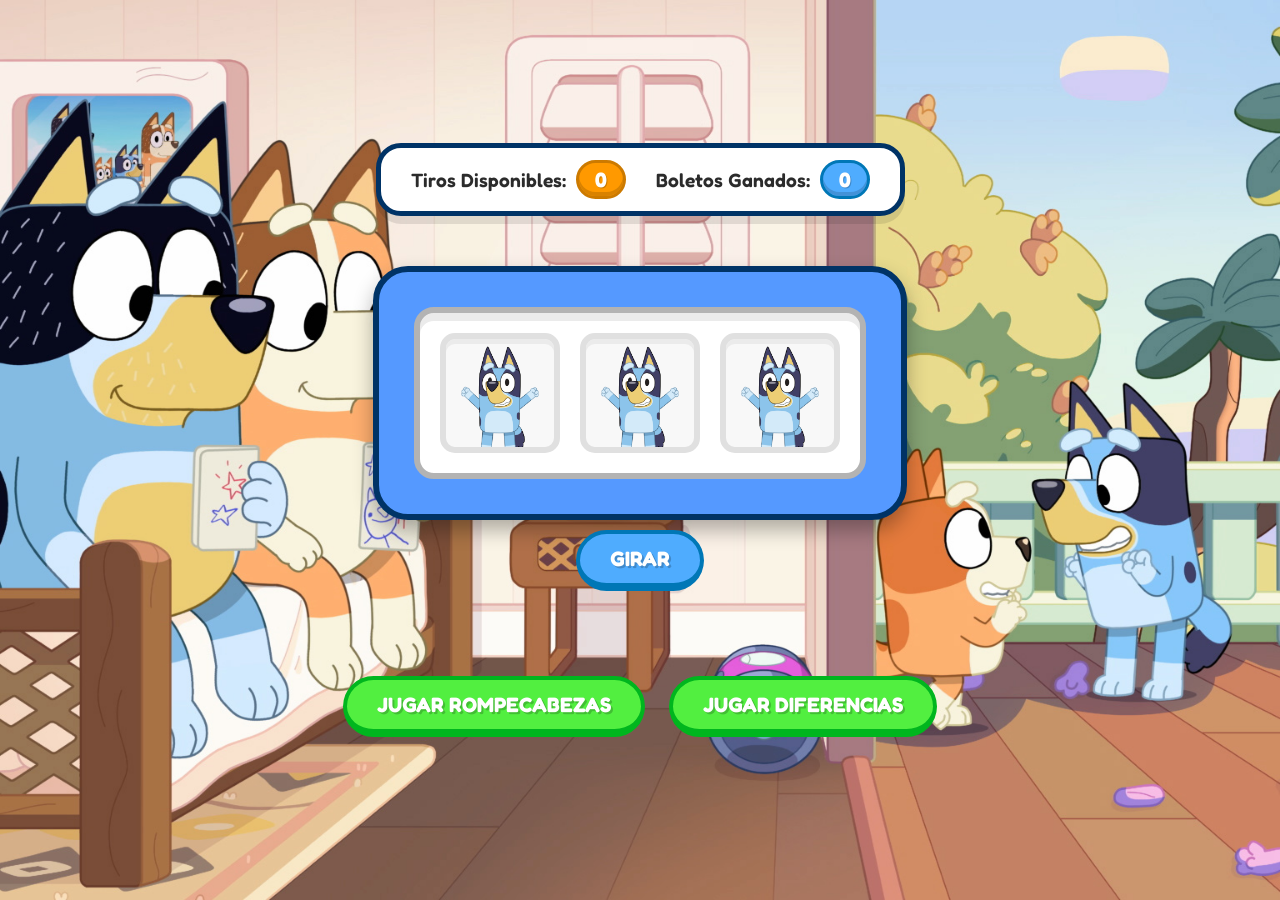
<file: index.html>
<!DOCTYPE html>
<html lang="es">
<head>
    <meta charset="UTF-8">
    <meta name="viewport" content="width=device-width, initial-scale=1.0">
    <title>Tragamonedas - Proyecto Simulación</title>
    <link rel="stylesheet" href="global.css">
</head>
<body>
    <!-- <header class="barra-superior">
        <div class="marcadores">
            <p>Tiros Disponibles: <span id="ui-tiros">0</span></p>
            <p>Boletos Ganados: <span id="ui-boletos">0</span></p>
        </div>
        <nav class="navegacion-juegos">
            <button class="btn-cartoon btn-azul" onclick="window.location.href='./components/rompecabezas/rompecabezas.html'">Jugar Rompecabezas</button>
            <button class="btn-cartoon btn-azul" onclick="window.location.href='./components/diferencias/diferencias.html'">Jugar Diferencias</button>
        </nav>
    </header> -->

    <div class="marcadores">
            <p>Tiros Disponibles: <span id="ui-tiros">0</span></p>
            <p>Boletos Ganados: <span id="ui-boletos">0</span></p>
        </div>

    <main class="contenedor-tragamonedas">
        <div class="maquina">
            <div class="ventana-rodillos">
                <div class="rodillo" id="r1"><img src="./assets/bluey.png" alt=""></div>
                <div class="rodillo" id="r2"><img src="./assets/bluey.png" alt=""></div>
                <div class="rodillo" id="r3"><img src="./assets/bluey.png" alt=""></div>
            </div>
        </div>
        
        <button id="btn-girar" class="btn-cartoon btn-azul">GIRAR</button>
        <p id="mensaje-resultado" class="mensaje-oculto"></p>
    </main>

    <header class="barra-superior">
        <nav class="navegacion-juegos">
            <button class="btn-cartoon btn-verde" onclick="window.location.href='./components/rompecabezas/rompecabezas.html'">Jugar Rompecabezas</button>
            <button class="btn-cartoon btn-verde" onclick="window.location.href='./components/diferencias/diferencias.html'">Jugar Diferencias</button>
        </nav>
    </header>

    <script src="./js/state.js"></script>
    <script src="./js/tragamonedas.js"></script>
</body>
</html>
</file>
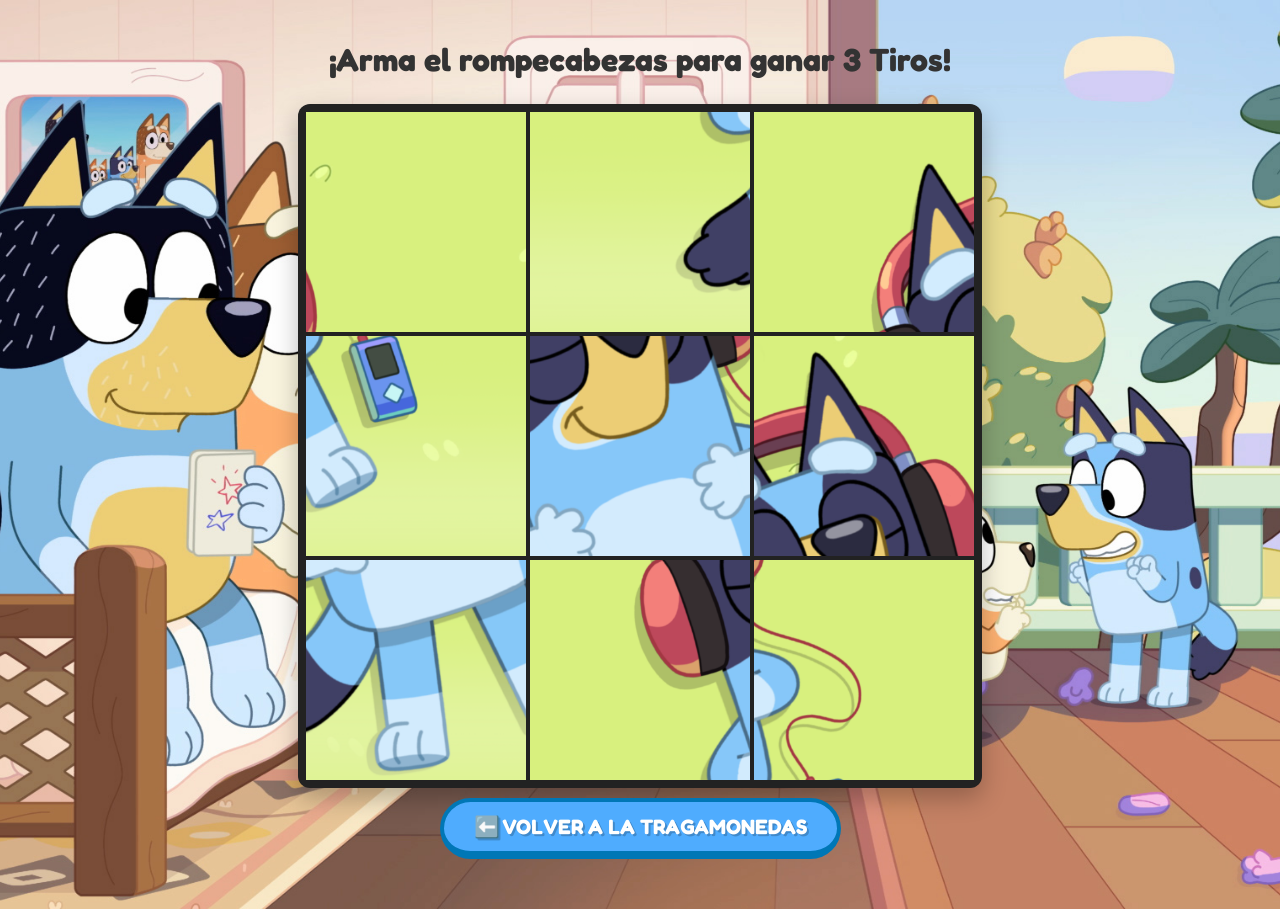
<file: components/rompecabezas/rompecabezas.html>
<!DOCTYPE html>
<html lang="es">

<head>
    <meta charset="UTF-8">
    <meta name="viewport" content="width=device-width, initial-scale=1.0">
    <title>Minijuego: Rompecabezas 3x3</title>
    <link rel="stylesheet" href="./rompecabezas.css">
    <link rel="stylesheet" href="../../global.css">
</head>

<body>
    <div class="rompecabezas-contenedor">
        <h2>¡Arma el rompecabezas para ganar 3 Tiros!</h2>

        <div id="grid-rompecabezas">
            <div class="pieza" data-id="3" data-current="1"></div>
            <div class="pieza" data-id="7" data-current="2"></div>
            <div class="pieza" data-id="1" data-current="3"></div>
            <div class="pieza" data-id="9" data-current="4"></div>
            <div class="pieza" data-id="5" data-current="5"></div>
            <div class="pieza" data-id="2" data-current="6"></div>
            <div class="pieza" data-id="8" data-current="7"></div>
            <div class="pieza" data-id="4" data-current="8"></div>
            <div class="pieza" data-id="6" data-current="9"></div>
        </div>

        <p id="mensaje-victoria" style="display: none;">¡Felicidades! Completaste el reto y ganaste 3 tiros.</p>

        <button class="btn-cartoon btn-azul" onclick="window.location.href='../../index.html'">
            ⬅️ Volver a la Tragamonedas
        </button>
    </div>

    <script src="../../js/state.js"></script>
    <script src="./rompecabezas.js"></script>
</body>

</html>
</file>
<file: global.css>
/* Importar la fuente estilo "Bluey" para todo el proyecto */
@import url('https://fonts.googleapis.com/css2?family=Fredoka:wght@500;600;700&display=swap');

* {
    margin: 0;
    padding: 0;
    box-sizing: border-box;
    font-family: 'Fredoka', sans-serif;
}

/* BOTONES ESTILO CARTOON */
.btn-cartoon {
    font-size: 1.3rem;
    font-weight: 700;
    color: #ffffff;
    background-color: #ff9900; /* Naranja (Bingo) por defecto */
    padding: 12px 30px;
    
    /* Borde normal arriba y a los lados, más grueso abajo para simular 3D */
    border: 4px solid #cc7a00;
    border-bottom: 8px solid #cc7a00;
    border-radius: 50px; /* Bordes de píldora */
    
    cursor: pointer;
    text-transform: uppercase;
    transition: all 0.1s ease-in-out;
    text-shadow: 2px 2px 0px rgba(0,0,0,0.2);
    display: inline-block;
    margin: 10px;
}

/* Efecto al pasar el mouse o al hacer clic (Se aplasta) */
.btn-cartoon:hover, .btn-cartoon:active {
    transform: translateY(4px); /* Baja el botón */
    border-bottom: 4px solid #cc7a00; /* Achica la sombra 3D */
    margin-bottom: 14px; /* Compensa el espacio para que no salte el contenido de abajo */
}

/* Botón desactivado (Sin tiros) */
.btn-cartoon:disabled {
    background-color: #cccccc;
    border-color: #999999;
    color: #777777;
    text-shadow: none;
    cursor: not-allowed;
    transform: translateY(4px);
    border-bottom: 4px solid #999999;
}

/* Botón azul */
.btn-azul {
    background-color: #4facfe;
    border-color: #0077b6;
}
/* .btn-azul:hover, .btn-azul:active {
    border-bottom: 4px solid #0077b6;
} */

/* Botón verde para minijuegos */
.btn-verde {
    background-color: #52ef40;
    border-color: #00b61e;
}
/* .btn-verde:hover, .btn-verde:active {
    border-bottom: 4px solid #2eb600;
} */

body {
    font-family: 'Fredoka', sans-serif;
    background-image: url("../assets/fondoTragamonedas.png");
    background-size: cover;
    background-position: center;
    background-repeat: no-repeat;
    min-height: 100vh;
    display: flex;
    justify-content: center;
    align-items: center;
    flex-direction: column;
    padding: 20px;

}

.contenedor-tragamonedas {
    display: flex;
    flex-direction: column;
    align-items: center;
    justify-content: center;
    margin-top: 50px;
}

.maquina {
    /* Color de base provisional, se puede cambiar por un background-image */
    background-color: #5599ff; 
    padding: 35px;
    border-radius: 35px;
    border: 6px solid #003366;
    box-shadow: 0 10px 20px rgba(0,0,0,0.3); /*Sombra*/
}

.ventana-rodillos {
    display: flex;
    gap: 15px;
    background-color: #ffffff;
    padding: 15px;
    border-radius: 10px;
    border: inset 4px #ccc;
}

.rodillo {
    width: 120px;
    height: 120px;
    overflow: hidden;
    display: flex;
    justify-content: center;
    align-items: center;
    border: 2px solid #e5e5e5;
    border-radius: 10px;
    background-color: #fafafa;
}

.rodillo img {
    width: 100%;
    height: auto;
    transition: transform 0.1s;
}

/* Animación rápida para simular el giro */
.girando img {
    animation: giroRapido 0.2s infinite linear;
}

@keyframes giroRapido {
    0% { transform: translateY(-100%); }
    100% { transform: translateY(100%); }
}



.ventana-rodillos {
    display: flex;
    gap: 20px;
    background-color: #ffffff;
    padding: 20px;
    border-radius: 20px;
    border: 6px solid #b3b3b3;
    box-shadow: inset 0 8px 0px rgba(0,0,0,0.08); /* Sombra interna para dar profundidad */
}

.rodillo {
    width: 120px;
    height: 120px;
    overflow: hidden;
    display: flex;
    justify-content: center;
    align-items: center;
    border: 6px solid #e0e0e0;
    border-radius: 15px;
    background-color: #f8f8f8;
    box-shadow: inset 0 5px 0px rgba(0,0,0,0.05);
}

.rodillo img {
    width: 90%; /* Un poquito de margen interno a los personajes */
    height: auto;
    transition: transform 0.1s;
}

/*CARTEL DE RESULTADOS (ANIMADO)*/
#mensaje-resultado {
    margin-top: 25px;
    padding: 15px 40px;
    font-size: 1.5rem;
    font-weight: 800;
    text-align: center;
    text-transform: uppercase;
    
    /* Diseño de letrero de caricatura */
    background-color: #ffffff;
    border: 5px solid #003366; /* Mismo azul que los marcadores */
    border-radius: 25px;
    box-shadow: 0 8px 0px rgba(0,0,0,0.1);
    
    /* Estado inicial: Transparente y encogido */
    opacity: 0;
    transform: scale(0.5); 
    transition: all 0.4s cubic-bezier(0.175, 0.885, 0.32, 1.275); /* Curva matemática para el rebote */
    
    pointer-events: none; /* Evita que estorbe cuando está oculto */
}

/* Esta clase la pondremos con JavaScript para que el letrero "salte" */
#mensaje-resultado.mostrar-cartel {
    opacity: 1;
    transform: scale(1);
}

/* ==========================
   CONTENEDOR DE MARCADORES (BARRA SUPERIOR)
========================== */

.barra-superior {
    width: 100%;
    display: flex;
    justify-content: center;
    margin-bottom: 10px;
}

.marcadores {
    display: flex;
    gap: 30px; /* Separación entre Tiros y Boletos */
    background-color: #ffffff; /* Fondo blanco limpio */
    padding: 12px 30px;
    
    /* Estilo de dibujo animado: borde grueso y muy redondeado */
    border: 5px solid #003366; 
    border-radius: 25px;
    
    /* Sombra plana (flat shadow) sin difuminar */
    box-shadow: 0 8px 0px rgba(0, 0, 0, 0.1); 
}

.marcadores p {
    font-size: 1.2rem;
    font-weight: 600;
    color: #2b2b2b;
    display: flex;
    align-items: center;
    gap: 10px; /* Espacio entre el texto y el número */
}

/* ==========================
   BURBUJAS PARA LOS NÚMEROS (SPANS)
========================== */

.marcadores p span {
    display: inline-block;
    color: #ffffff;
    padding: 4px 16px;
    border-radius: 50px; /* Forma de píldora */
    font-weight: 700;
    font-size: 1.3rem;
    text-shadow: 1px 1px 0px rgba(0, 0, 0, 0.2);
    box-shadow: inset 0 -4px 0px rgba(0, 0, 0, 0.15); /* Sombra interna flat */
}

/* Burbuja de Tiros: Naranja como Bingo */
#ui-tiros {
    background-color: #ff9900;
    border: 3px solid #cc7a00;
}

/* Burbuja de Boletos: Azul como Bluey */
#ui-boletos {
    background-color: #4facfe;
    border: 3px solid #0077b6;
}
</file>
<file: components/rompecabezas/rompecabezas.css>
body {
    background-image: url("./imagenes/fondoRompecabezas.png");
    background-size: cover;
    background-position: center;
    background-repeat: no-repeat;

}

.rompecabezas-contenedor {
    display: flex;
    flex-direction: column;
    align-items: center;
    justify-content: center;
    min-height: 95vh;
    width: 100%;
    font-family: sans-serif;
    text-align: center;
    padding: 20px;
    box-sizing: border-box;
}

h2 {
    margin-bottom: 25px;
    font-size: 2rem;
    color: #333;
}

#grid-rompecabezas {
    display: grid;
    grid-template-columns: repeat(3, 220px);
    grid-template-rows: repeat(3, 220px);
    gap: 4px;
    background-color: #222;
    padding: 8px;
    border-radius: 12px;
    box-shadow: 0 10px 25px rgba(0, 0, 0, 0.25);
    justify-content: center;
}

.pieza {
    width: 220px;
    height: 220px;
    background-image: url('./imagenes/rompecabezas1.png');
    background-size: 660px 660px; /* Ancho y alto total (220px * 3) */
    cursor: pointer;
    transition: transform 0.2s, box-shadow 0.2s, border-radius 0.2s;
    box-sizing: border-box;
}

/* Estado visual cuando seleccionas la primera pieza */
.pieza.seleccionada {
    transform: scale(0.94);
    border: 4px solid #ff9900;
    border-radius: 10px;
    box-shadow: 0 0 15px #ff9900;
}

/* --- MAPEO MATEMÁTICO DE LA IMAGEN 3X3 --- */
/* Fila 1 */
.pieza[data-id="1"] { background-position: 0px 0px; }
.pieza[data-id="2"] { background-position: -220px 0px; }
.pieza[data-id="3"] { background-position: -440px 0px; }

/* Fila 2 */
.pieza[data-id="4"] { background-position: 0px -220px; }
.pieza[data-id="5"] { background-position: -220px -220px; }
.pieza[data-id="6"] { background-position: -440px -220px; }

/* Fila 3 */
.pieza[data-id="7"] { background-position: 0px -440px; }
.pieza[data-id="8"] { background-position: -220px -440px; }
.pieza[data-id="9"] { background-position: -440px -440px; }

#mensaje-victoria {
    margin-top: 25px;
    font-size: 1.8rem;
    font-weight: bold;
    color: #2ca810;
    animation: estallido 0.4s ease-out;
}

@keyframes estallido {
    from { transform: scale(0.8); opacity: 0; }
    to { transform: scale(1); opacity: 1; }
}
</file>
